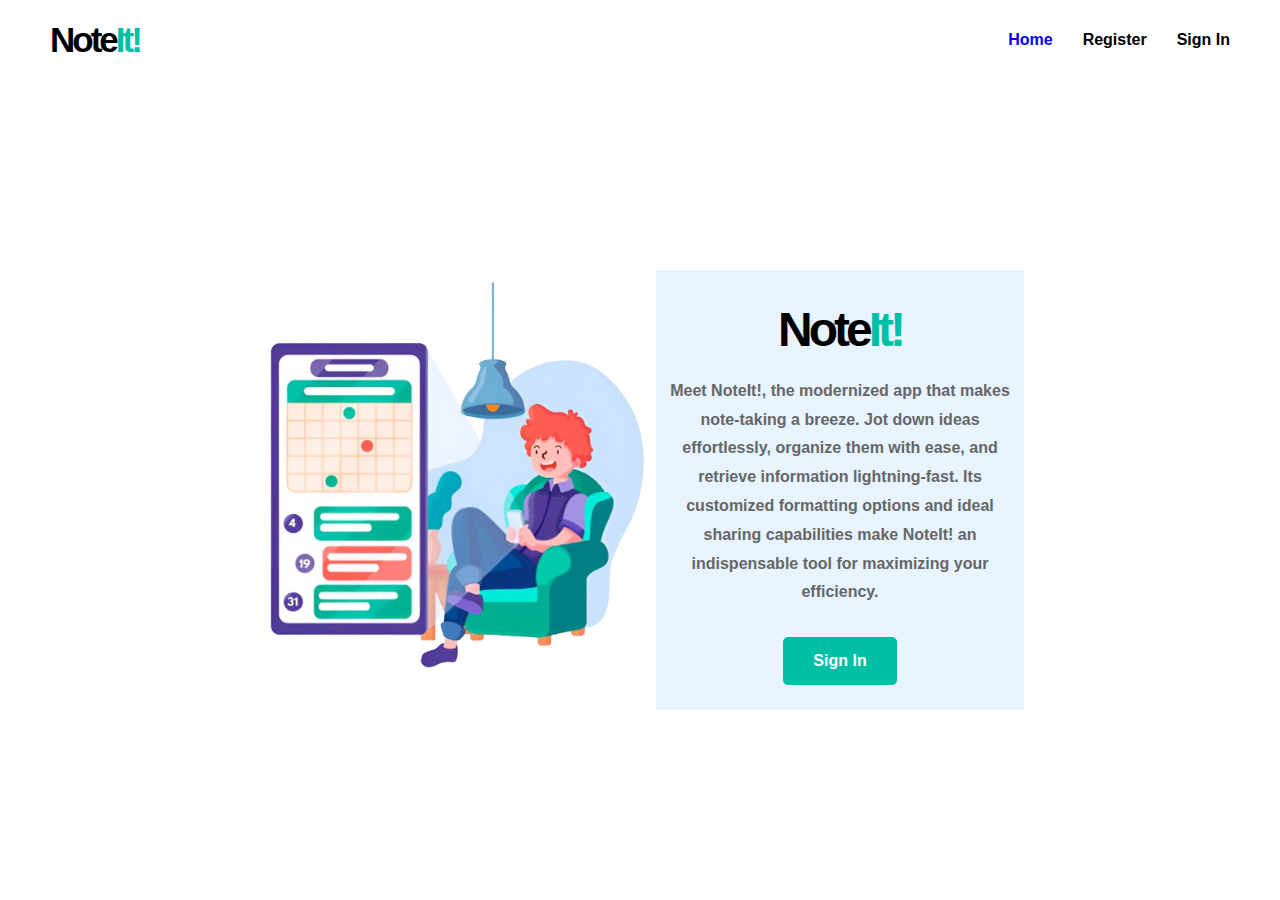
<file: index.html>
<!DOCTYPE html>
<html lang="en">
<head>
    <meta charset="UTF-8">
    <meta name="viewport" content="width=device-width, initial-scale=1.0">
    <title>NoteIt! - Home</title>
    <link rel="stylesheet" href="styles.css">
</head>
<body>
    <div class="wrapper">
    <header>
        <nav>
            <div class="logo">Note<span class="highlight">It!</span></div>
            <ul>
                <li><a href="index.html" class="active">Home</a></li>
                <li><a href="#">Register</a></li>
                <li><a href="login.html">Sign In</a></li>
            </ul>
        </nav>
    </header>

    <section class="hero">
        <div class="hero-image">
            <img src="bg.png" alt="App Illustration">
        </div>
        <div class="hero-content">
            <h1>Note<span class="highlight">It!</span></h1>
            <p>
                Meet NoteIt!, the modernized app that makes<br> note-taking a breeze. 
                Jot down ideas<br> effortlessly, organize them with ease, and<br> retrieve 
                information lightning-fast. Its<br> customized formatting options and 
                ideal<br> sharing capabilities make NoteIt! an<br> indispensable tool for 
                maximizing your<br> efficiency.     
            </p>
            <a href="login.html" class="btn">Sign In</a>
        </div>
    </section>
</div>
</body>
</html>
</file>
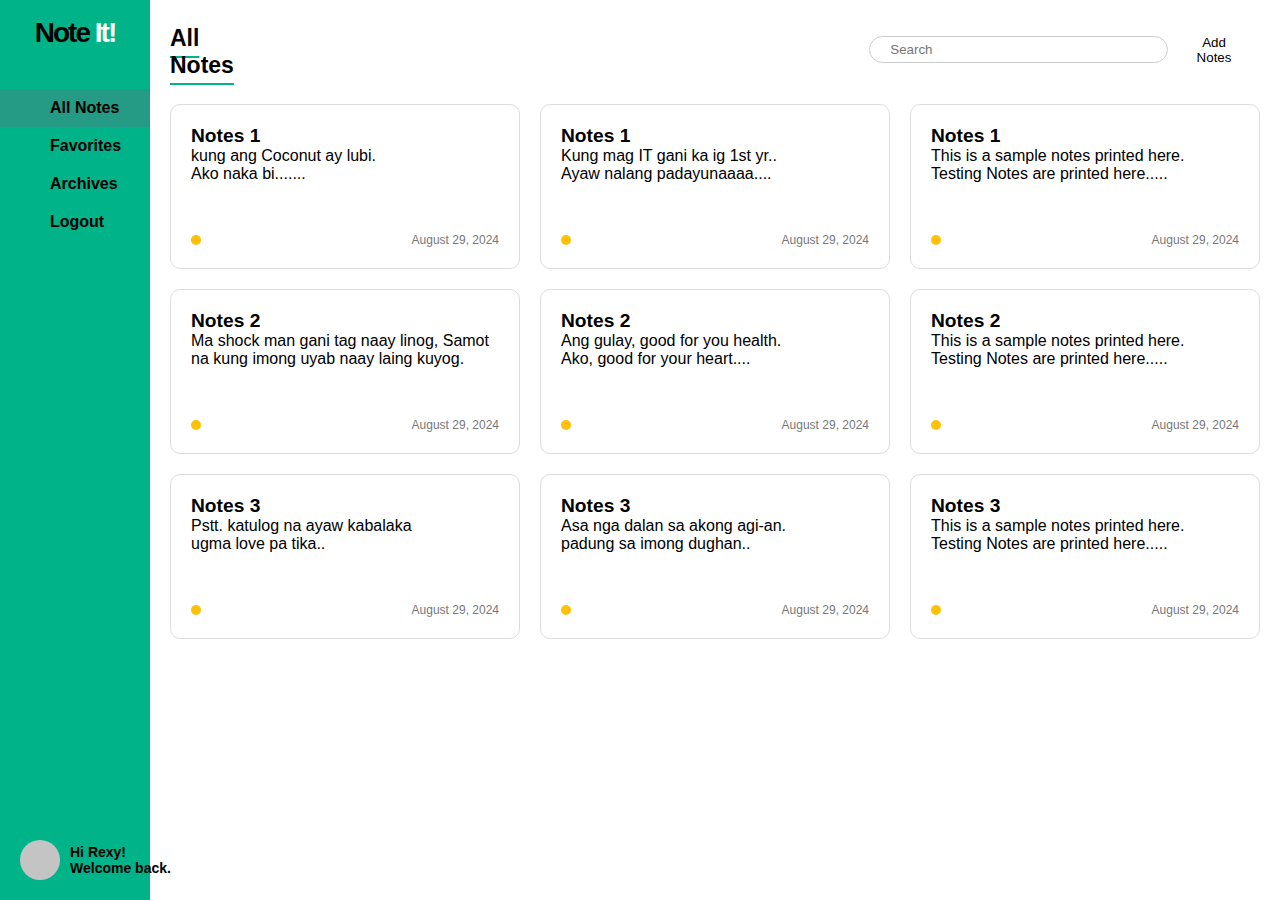
<file: admin.html>
<!DOCTYPE html>
<html lang="en">
<head>
    <meta charset="UTF-8">
    <meta name="viewport" content="width=device-width, initial-scale=1.0">
    <link rel="stylesheet" href="admin.css">
    <link rel="stylesheet" href="https://cdnjs.cloudflare.com/ajax/libs/font-awesome/6.6.0/css/all.min.css" integrity="sha512-Kc323vGBEqzTmouAECnVceyQqyqdsSiqLQISBL29aUW4U/M7pSPA/gEUZQqv1cwx4OnYxTxve5UMg5GT6L4JJg==" crossorigin="anonymous" referrerpolicy="no-referrer" />

    <title>Admin Page</title>
</head>
<body>
    <div class="container">
        <div class="sidebar">
            <div class="logo">Note <span class="highlight">It!</span></div>
            <ul class="nav-list">
                <li class="active"><i class="fa-regular fa-clipboard"></i> All Notes</li>
                <li><i class="fa-regular fa-heart"></i> Favorites</li>
                <li><i class="fa-regular fa-file-zipper"></i> Archives</li>
                <a href="index.html"><li><i class="fa-solid fa-right-from-bracket"></i> Logout</li></a>
            </ul>
            <div class="user-info">
                <div class="avatar"></div>
                <div class="welcome">
                    <p>Hi Rexy!</p>
                    <p>Welcome back.</p>
                </div>
            </div>
        </div>

        <!-- Main Content -->
        <div class="main-content">
            <div class="header">
                <h1>All Notes</h1>
                <input type="text" placeholder="Search" class="search">
                <button class="add-note"><i class="fa-solid fa-plus"></i>Add Notes</button>
            </div>
            <div class="notes-container">
                <!-- Notes Cards -->
                <div class="note-card">
                    <h2>Notes 1</h2>
                    <p>kung ang Coconut ay lubi.</p>    
                    <p>Ako naka bi.......</p>
                    <div class="note-footer">
                        <span class="yellow-dot"></span>
                        <p>August 29, 2024</p>
                    </div>
                </div>
                <!-- Repeat the note-card div as needed -->
                <div class="note-card">
                    <h2>Notes 1</h2>
                    <p>Kung mag IT gani ka ig 1st yr..</p>
                    <p>Ayaw nalang padayunaaaa....</p>
                    <div class="note-footer">
                        <span class="yellow-dot"></span>
                        <p>August 29, 2024</p>
                    </div>
                </div>
                <div class="note-card">
                    <h2>Notes 1</h2>
                    <p>This is a sample notes printed here.</p>
                    <p>Testing Notes are printed here.....</p>
                    <div class="note-footer">
                        <span class="yellow-dot"></span>
                        <p>August 29, 2024</p>
                    </div>
                </div>
                <div class="note-card">
                    <h2>Notes 2</h2>
                    <p>Ma shock man gani tag naay linog, Samot</p>
                    <p>na kung imong uyab naay laing kuyog.</p>
                    <div class="note-footer">
                        <span class="yellow-dot"></span>
                        <p>August 29, 2024</p>
                    </div>
                </div>
                <div class="note-card">
                    <h2>Notes 2</h2>
                    <p>Ang gulay, good for you health.</p>
                    <p>Ako, good for your heart....</p>
                    <div class="note-footer">
                        <span class="yellow-dot"></span>
                        <p>August 29, 2024</p>
                    </div>
                </div>
                <div class="note-card">
                    <h2>Notes 2</h2>
                    <p>This is a sample notes printed here.</p>
                    <p>Testing Notes are printed here.....</p>
                    <div class="note-footer">
                        <span class="yellow-dot"></span>
                        <p>August 29, 2024</p>
                    </div>
                </div>
                <div class="note-card">
                    <h2>Notes 3</h2>
                    <p>Pstt. katulog na ayaw kabalaka</p>
                    <p>ugma love pa tika..</p>
                    <div class="note-footer">
                        <span class="yellow-dot"></span>
                        <p>August 29, 2024</p>
                    </div>
                </div>
                <div class="note-card">
                    <h2>Notes 3</h2>
                    <p>Asa nga dalan sa akong agi-an.</p>
                    <p>padung sa imong dughan..</p>
                    <div class="note-footer">
                        <span class="yellow-dot"></span>
                        <p>August 29, 2024</p>
                    </div>
                </div>
                <div class="note-card">
                    <h2>Notes 3</h2>
                    <p>This is a sample notes printed here.</p>
                    <p>Testing Notes are printed here.....</p>
                    <div class="note-footer">
                        <span class="yellow-dot"></span>
                        <p>August 29, 2024</p>
                    </div>
                </div>
                
            </div>
        </div>
    </div>
</body>
</html>
</file>
<file: styles.css>
body {
    font-family: Arial, sans-serif;
    margin: 0;
    padding: 0;
    box-sizing: border-box;
    color: #333;
    background-color: white;
}

.wrapper{
    width: 100%;
    position: relative;
}   

header {
    background-color: #fff;
    padding: 20px 50px;
   
}

nav {
    display: flex;
    justify-content: space-between;
    align-items: center;
}

nav .logo {
    font-size: 35px;
    font-weight: bolder;
    color: #000;
    letter-spacing: -3px;
}

nav .highlight {
    color: #00bfa5;
   
}

nav ul {
    list-style: none;
    display: flex;
    gap: 30px;
    margin: 0;
    padding: 0;
}

nav ul li {
    display: inline;
}

nav ul li a {
    text-decoration: none;
    color: #000;
    font-weight: bold;
    font-size: 16px;
}

nav ul li a.active, nav ul li a:hover {
    color: blue;
}


.hero {
    width: 60%;
    height: 450;
    display: flex;
    align-items: center;
    justify-content: space-between;
    height: calc(100vh - 80px);
    max-width: 1200px;
    margin: 0 auto;
}

.hero-image img {
    width: 400px;
    height: auto;
}

.hero-content {
    width: 450px;
    text-align: center; 
    background-color: #e8f4ff;
    
}

.hero-content h1 {
    font-size: 48px;
    font-weight: bold;
    margin-bottom: 20px;
    color: #000;
    letter-spacing: -4px;

}

.hero-content h1 .highlight {
    color: #00bfa5;
}

.hero-content p {
    font-size: 16px;
    color: #666;
    line-height: 1.8;
    margin-bottom: 30px;
    font-weight: bold;
    font-family: 'Franklin Gothic Medium', 'Arial Narrow', Arial, sans-serif;
}

.btn {
    display: inline-block;
    padding: 15px 30px;
    background-color: #00bfa5;
    color: #fff;
    text-decoration: none;
    border-radius: 5px;
    font-size: 16px;
    font-weight: bold;
    margin: 0 auto;
    margin-bottom: 25px;
}

/*  sa Login Section ni nga css */

.wrap{
    width: 100%;
    position: relative;
   
}

.login {
    display: flex;
    justify-content: center;
    align-items: center;
    height: calc(80vh - 80px);
    background-color: white;
    padding: 20px;
}

.login-container {
    max-width: 350px;
    width: 100%;
    background-color: #fff;
    padding: 40px;
    border-radius: 8px;
}

.login-container h1 {
    font-size: 36px;
    margin-bottom: 20px;
    color: #000;
    justify-content: center;
    display: flex;
    letter-spacing: -3px;

}

.login-container h1 .highlight {
    color: #00bfa5;
}

.login-container form input {
    width: 90%;
    padding: 12px;
    margin-bottom: 20px;
    border: 1px solid #ccc;
    border-radius: 5px;
}

.form-options {
    display: flex;
    justify-content: space-between;
    margin-bottom: 20px;

}

.form-options label {
    font-size: 14px;
    color: #666;
    display: inline-flex; 
    white-space: nowrap;
}

.form-options label input {
    margin-right: 10px;
   
}

.form-options a {
    color: blue;
    text-decoration: underline; 
    font-size: 14px;
    margin-right: 12px;

}

.form-options a:hover {
    text-decoration: underline; 
}

.btn-centered{  
    width: 90%;
    justify-content: center;
    display: flex;
    border-radius: 5px;
    margin-bottom: 20px;
    color: white;
    padding: 12px;
    background-color: #00bfa5;
    text-decoration: none;
}
</file>
<file: admin.css>
* {
    margin: 0;
    padding: 0;
    box-sizing: border-box;
    font-family: Arial, sans-serif;
}

body {
    display: flex;
    height: 100vh;
    width: 100%;
}

.container {
    display: flex;
    width: 100%;
    position: relative;
    height: 100vh;
}


.sidebar {
    background-color: #00B388;
    color: black;
    width: 15.5%;
    flex-direction: column;
    font-weight: bold;
    margin-bottom: 20px;
    height: 100vh;
}

div ul li.active, div ul li:hover{
    background-color: #259b86;
}


.logo {
    font-size: 28px;
    font-weight: bold;
    letter-spacing: -2px;
    font-weight: 900;
    text-align: center;
    padding-top: 17px;
}

.highlight {
    color: white;
    
}

.nav-list {
    list-style-type: none;
    padding-bottom: 260px;
    padding-top: 40px;
    
}
.nav-list a{
    color: black;
    text-decoration: none;
}

.nav-list li {
    padding: 10px 0;
    cursor: pointer;
    padding-left: 50px;
}


.user-info {
    display: flex;
    align-items: center;
    justify-content: center;
    position: absolute;
    bottom: 20px;
    padding-left: 20px;
}

.avatar {
    width: 40px;
    height: 40px;
    background-color: #C4C4C4;
    border-radius: 50%;
    margin-right: 10px;
}

.welcome p {
    margin: 0;
    font-size: 14px;

}

/* Main Content styling */
.main-content {
    flex: 1;
    padding: 20px;
}

.header {
    display: flex;
    align-items: center;
    justify-content: space-between;
}


.header h1 {
    font-size: 23px;
    font-weight: bolder;
    text-decoration: underline #00B388;
    padding-top: 5px;
    text-underline-offset: 10px;
    
}
.header input{
    margin-left: 600px;
    width: 300px;
    text-align: left;
    padding-left: 20px;
}

.search {
    padding: 5px;
    border-radius: 20px;
    border: 1px solid #ccc;
    width: 200px;
}

.add-note {
    padding: 5px 15px;
    background-color: #FFFFFF;
    border: none;
    border-radius: 20px;
    cursor: pointer;
}

/* Notes Container and Card Styling */
.notes-container {
    display: grid;
    grid-template-columns: repeat(3, 1fr);
    gap: 20px;
    margin-top: 25px;
}

.note-card {
    border: 1px solid #ddd;
    border-radius: 10px;
    padding: 20px;
    background-color: #fff;
    height: 165px;
    width: 350px;
}
.note-card h2{
    font-size: larger;
}


.note-footer {
    display: flex;
    justify-content: space-between;
    align-items: center;
    margin-top: 50px;
    color: #777;
    font-size: 12px;
}

.yellow-dot {
    width: 10px;
    height: 10px;
    background-color: #FFC107;
    border-radius: 50%;
}
</file>
